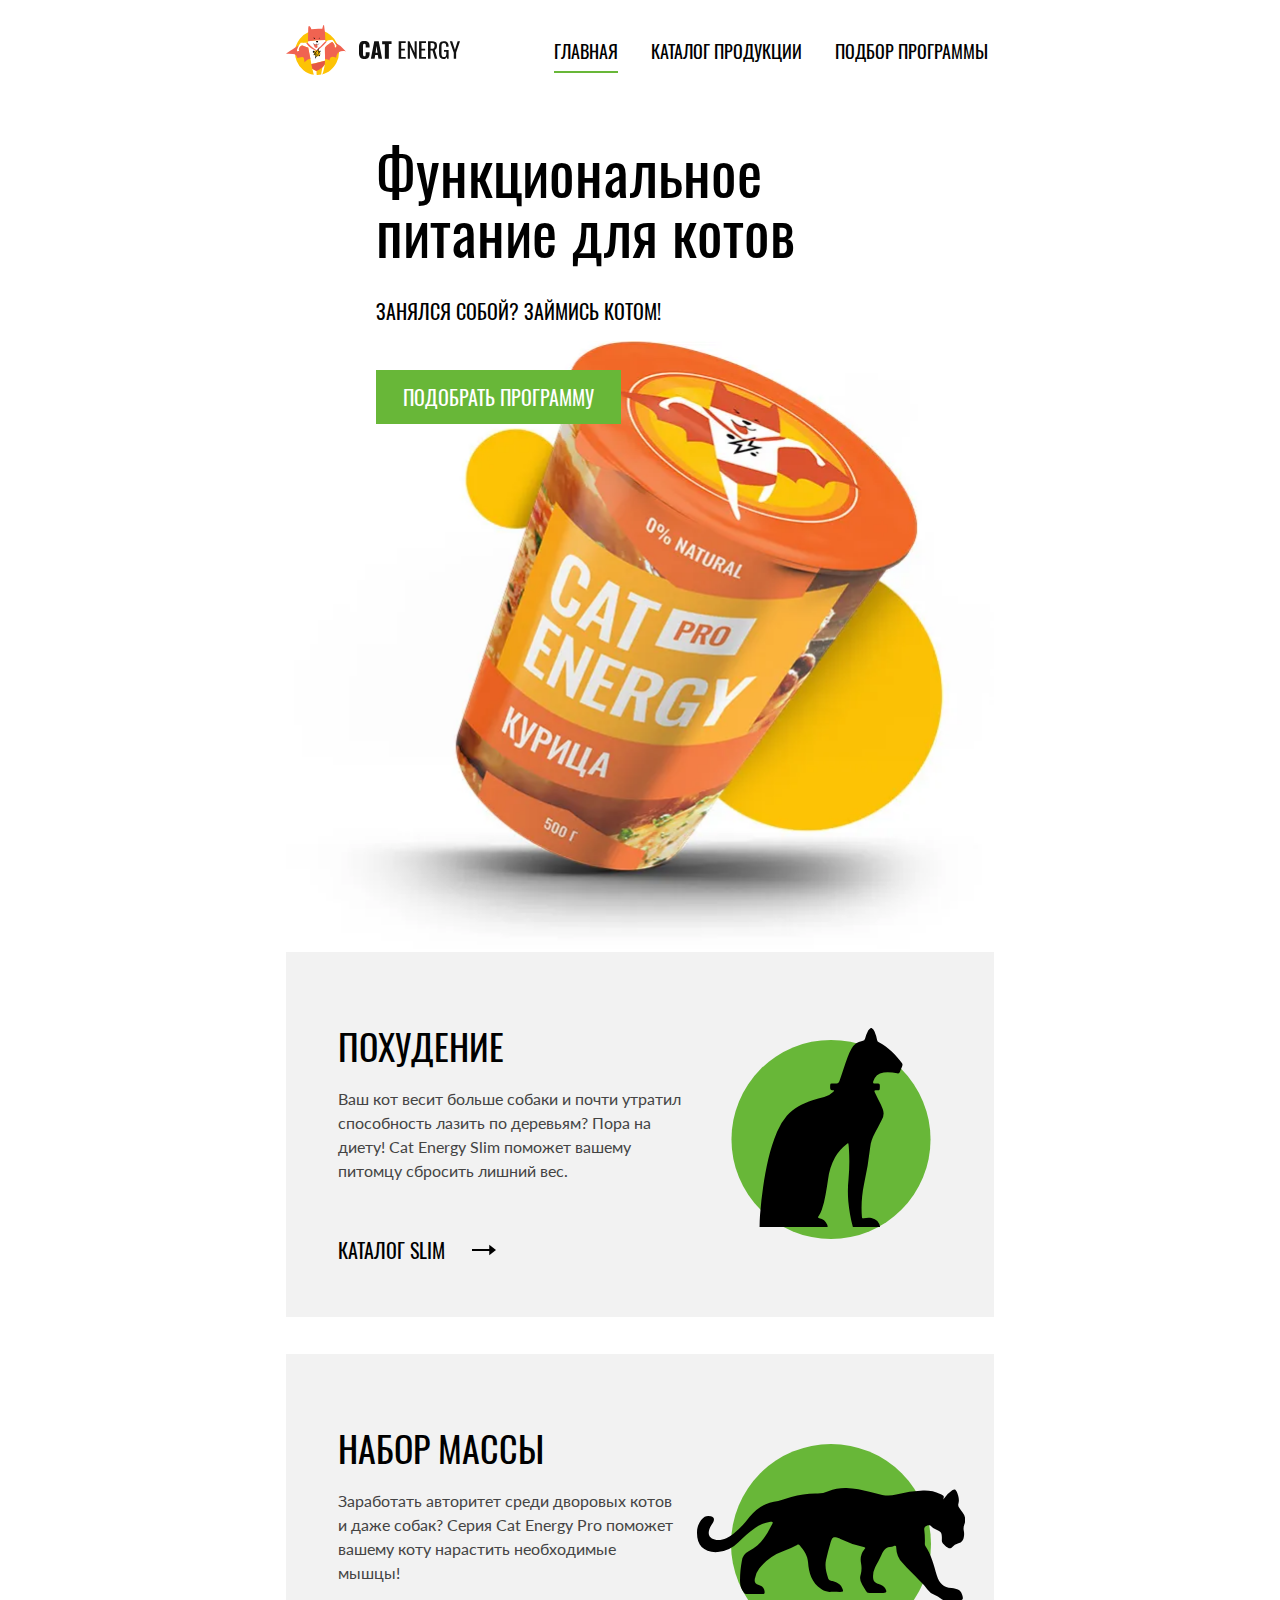
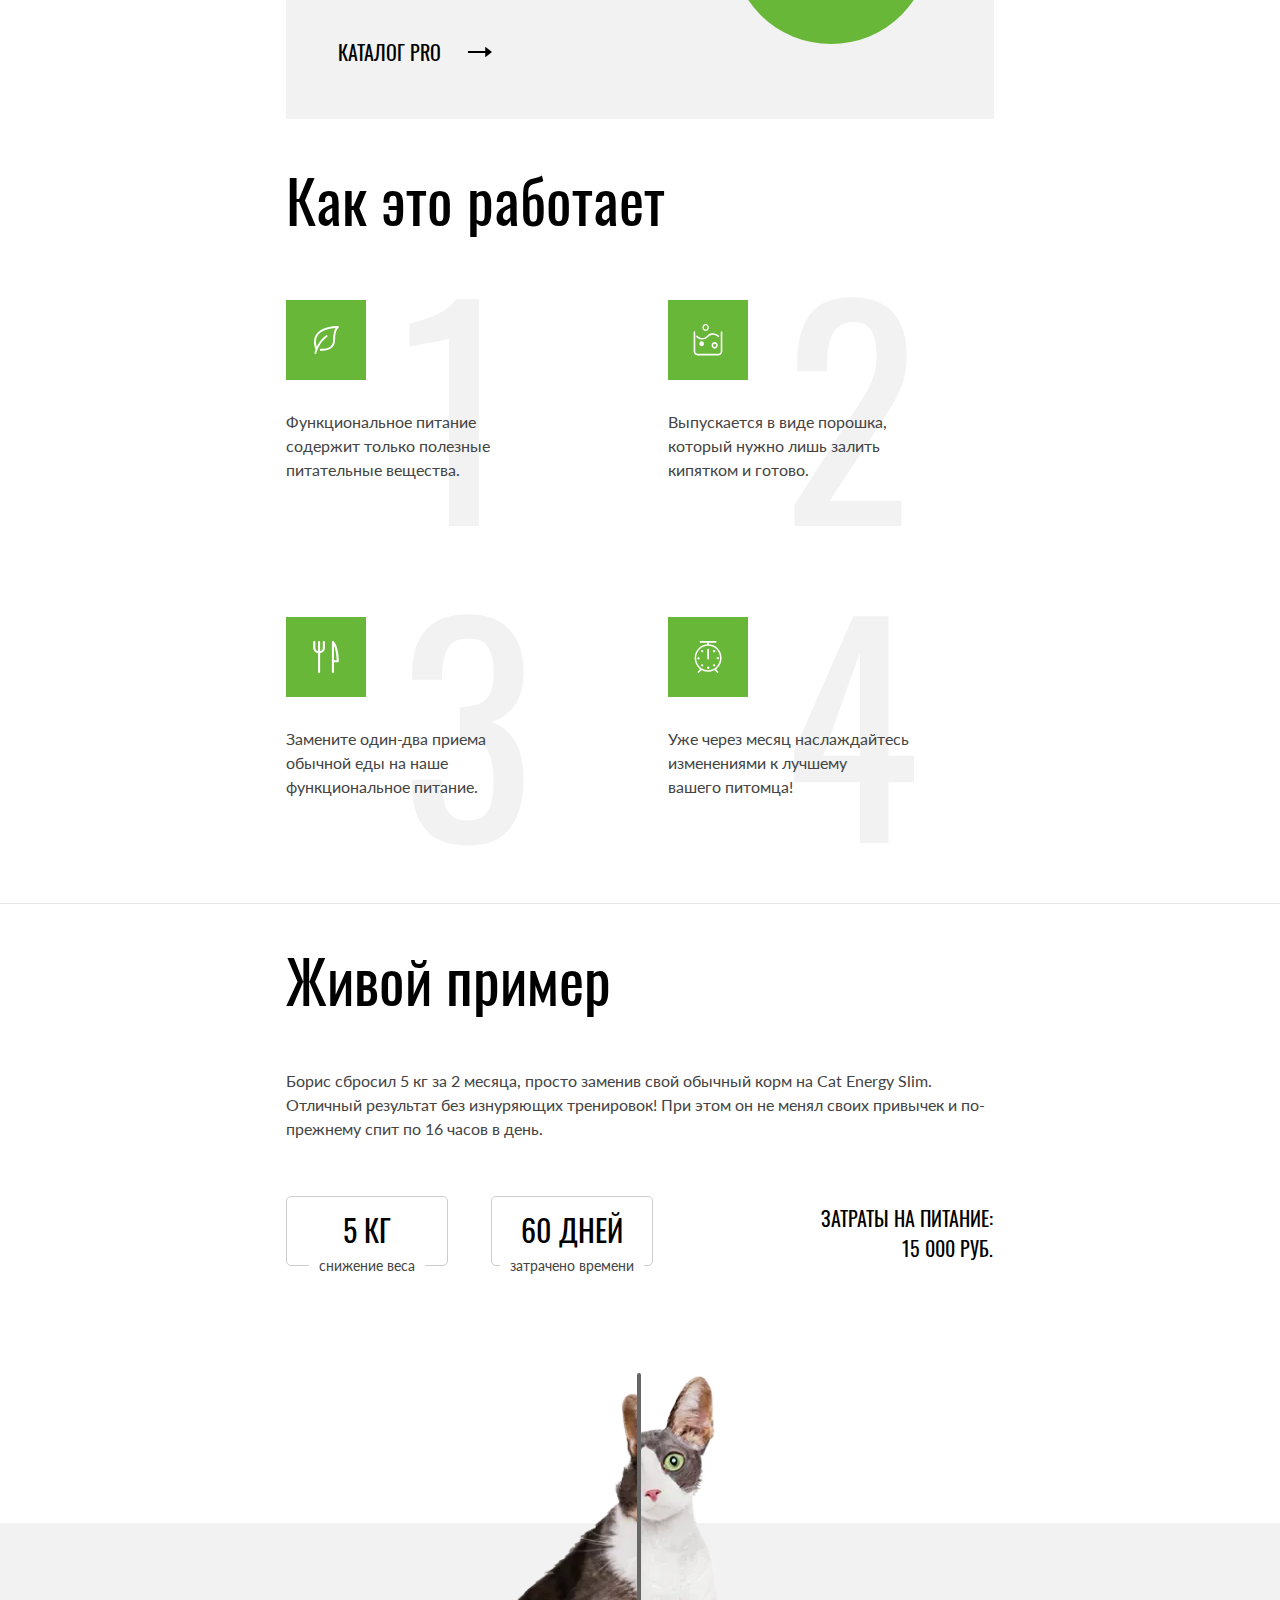
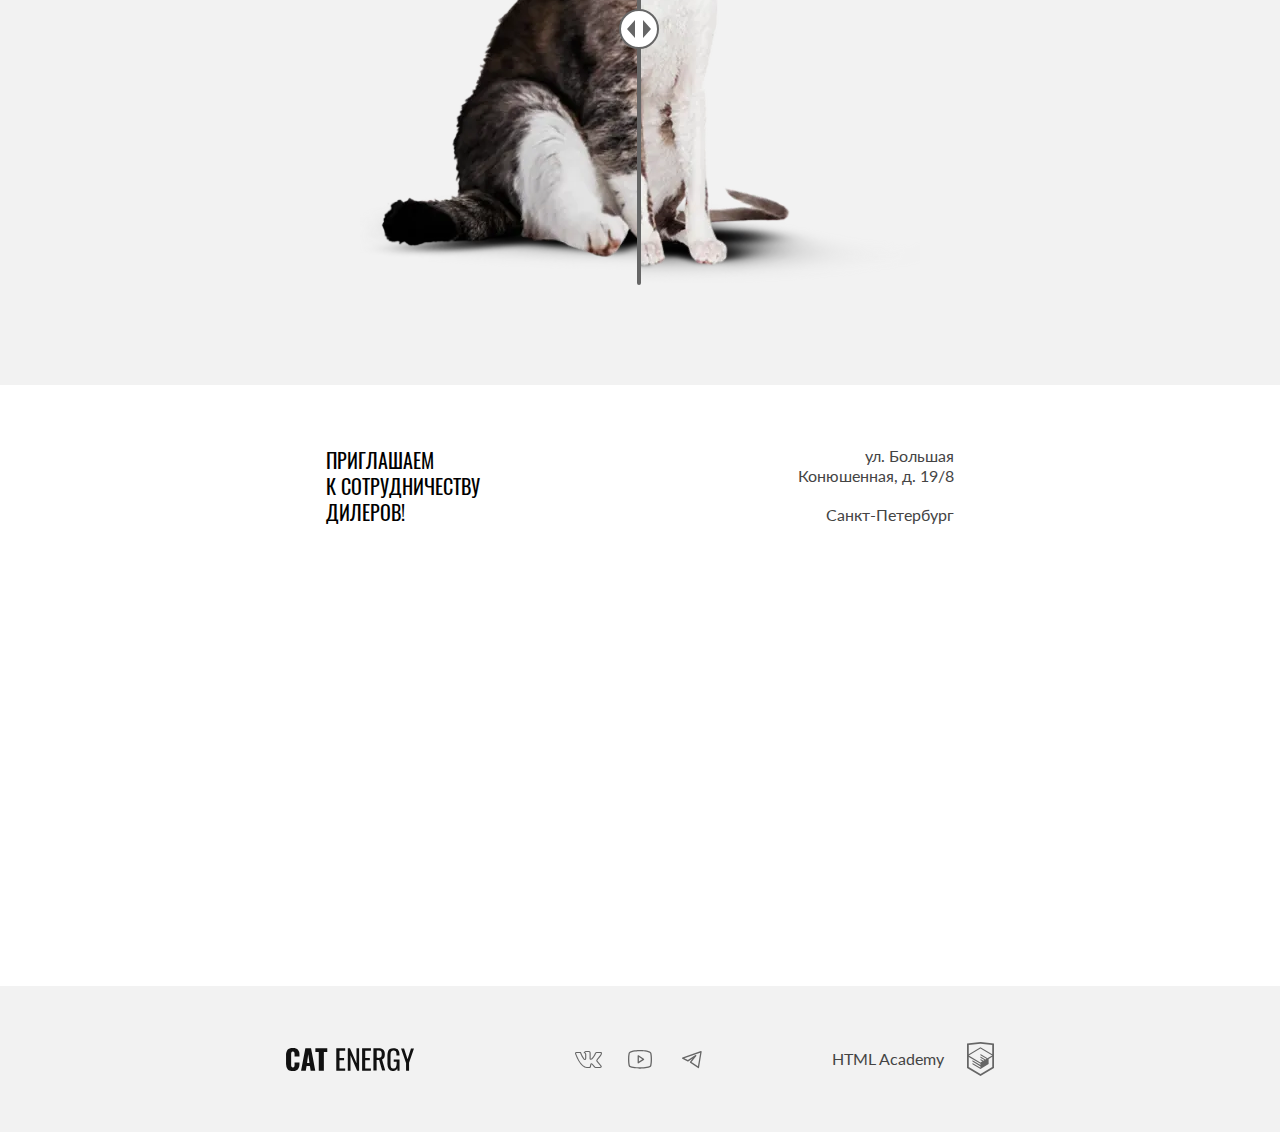
<file: index.html>
<!DOCTYPE html><html class="page" lang="ru"><head><meta charset="UTF-8"><title>Кэт энерджи</title><meta name="viewport" content="width=device-width,initial-scale=1"><link rel="icon" href="favicon.ico"><link rel="icon" href="favicons/favicon.svg" type="image/svg+xml"><link rel="apple-touch-icon" href="favicons/favicon-apple.png"><link rel="manifest" href="manifest.webmanifest"><link rel="stylesheet" href="styles/styles.css"><link rel="preload" href="../fonts/lato/Lato-Regular.woff2" type="font/woff2" as="font" crossorigin="anonymous"><link rel="preload" href="../fonts/oswald/oswaldregular.woff2" type="font/woff2" as="font" crossorigin="anonymous"><script src="scripts/index.js" defer="defer"></script></head><body class="page__body"><header class="header"><div class="header__container"><div class="header__logo-container"><a class="header__logo logo" href="./index.html"><picture><source type="image/svg+xml" media="(min-width: 1440px)" srcset="images/logo-desktop.svg" width="70" height="59"><source type="image/svg+xml" media="(min-width: 768px)" srcset="images/logo-tablet.svg" width="60" height="50"><img class="logo__image logo__image--icon" src="images/logo-mobile.svg" alt="Логотип Cat Energy" width="33" height="38"></picture><img class="header__logo-title logo__image logo__image--title" src="images/logo-text.svg" alt="Cat Energy" width="101" height="18"> </a><button class="header__toggle button-burger button-burger--close-nojs" type="button"><span class="visually-hidden">Открыть меню</span></button></div><nav class="nav nav--open-nojs"><ul class="nav__list list"><li class="list__item"><a class="list__link list__link--current" href="./index.html">Главная</a></li><li class="list__item"><a class="list__link" href="./catalog.html">Каталог продукции</a></li><li class="list__item"><a class="list__link" href="/">Подбор программы</a></li></ul></nav></div><div class="header__hero hero"><h1 class="hero__heading">Функциональное питание для котов</h1><p class="hero__text">Занялся собой? Займись котом!</p></div><picture><source type="image/webp" media="(min-width: 1440px)" srcset="images/hero-desktop@1x.webp, images/hero-desktop@2x.webp 2x" width="552" height="499"><source type="image/webp" media="(min-width: 768px)" srcset="images/hero-tablet@1x.webp, images/hero-tablet@2x.webp 2x" width="709" height="609"><source type="image/webp" srcset="images/hero-mobile@1x.webp, images/hero-mobile@2x.webp 2x" width="280" height="270"><source type="image/png" media="(min-width: 1440px)" srcset="images/hero-desktop@1x.png, images/hero-desktop@2x.png 2x" width="552" height="499"><source type="image/png" media="(min-width: 768px)" srcset="images/hero-tablet@1x.png, images/hero-tablet@2x.png 2x" width="709" height="609"><img class="header__hero-image" src="images/hero-mobile@1x.png" srcset="images/hero-mobile@2x.png 2x" width="280" height="270" alt="Cat energy с курицей"></picture><a class="header__hero-button button" href="/">Подобрать программу</a></header><main class="main-container"><section class="advantages"><div class="container"><ul class="advantages__list"><li class="advantages__item advantages__item--slim"><h3 class="advantages__item-heading">Похудение</h3><p class="advantages__text">Ваш кот весит больше собаки и почти утратил способность лазить по деревьям? Пора на диету! Cat Energy Slim поможет вашему питомцу сбросить лишний вес.</p><a class="advantages__link" href="/">Каталог slim</a></li><li class="advantages__item advantages__item--pro"><h3 class="advantages__item-heading">Набор массы</h3><p class="advantages__text">Заработать авторитет среди дворовых котов и даже собак? Серия Cat Energy Pro поможет вашему коту нарастить необходимые мышцы!</p><a class="advantages__link" href="/">Каталог pro</a></li></ul></div></section><section class="work"><div class="container"><h2 class="work__heading heading-section">Как это работает</h2><ol class="work__list"><li class="work__item work__item--card-one"><p class="work__text">Функциональное питание содержит только полезные питательные вещества.</p></li><li class="work__item work__item--card-two"><p class="work__text">Выпускается в виде порошка, который нужно лишь залить кипятком и готово.</p></li><li class="work__item work__item--card-three"><p class="work__text">Замените один-два приема обычной еды на наше функциональное питание.</p></li><li class="work__item work__item--card-four"><p class="work__text">Уже через месяц наслаждайтесь изменениями к лучшему <span class="work__text-br">вашего питомца!</span></p></li></ol></div></section><section class="example"><div class="example__container container"><h2 class="example__heading heading-section">Живой пример</h2><p class="example__description">Борис сбросил 5 кг за 2 месяца, просто заменив свой обычный корм на Cat Energy Slim. Отличный результат без изнуряющих тренировок! При этом он не менял своих привычек и по-прежнему спит по 16 часов в день.</p><dl class="example__list"><div class="example__item"><dt class="example__value">5 кг</dt><dd class="example__params">снижение веса</dd></div><div class="example__item"><dt class="example__value">60 дней</dt><dd class="example__params">затрачено времени</dd></div><div class="example__item example__item--total"><dt class="example__value example__value--total">Затраты на питание:</dt><dd class="example__params example__params--total">15 000 руб.</dd></div></dl><div class="example__slider"><picture><source type="image/webp" media="(min-width: 768px)" srcset="images/cat-before-tablet@1x.webp, images/cat-before-tablet@2x.webp 2x" width="560" height="512"><source type="image/webp" srcset="images/cat-before-mobile@1x.webp, images/cat-before-mobile@2x.webp 2x" width="280" height="256"><source type="image/png" media="(min-width: 768px)" srcset="images/cat-before-tablet@1x.png, images/cat-before-tablet@2x.png 2x" width="560" height="512"><img class="example__slider-image example__slider-image--fat-cat" src="images/cat-before-mobile@1x.png" srcset="images/cat-before-mobile@2x.png 2x" width="280" height="256" alt="Толстый кот"></picture><picture><source type="image/webp" media="(min-width: 768px)" srcset="images/cat-after-tablet@1x.webp, images/cat-after-tablet@2x.webp 2x" width="560" height="512"><source type="image/webp" srcset="images/cat-after-mobile@1x.webp, images/cat-after-mobile@2x.webp 2x" width="280" height="256"><source type="image/png" media="(min-width: 768px)" srcset="images/cat-after-tablet@1x.png, images/cat-after-tablet@2x.png 2x" width="560" height="512"><img class="example__slider-image example__slider-image--thin-cat" src="images/cat-after-mobile@1x.png" srcset="images/cat-after-mobile@2x.png 2x" width="280" height="256" alt="Худой кот"></picture><button class="example__slider-control-button" type="button"><span class="visually-hidden">Переключить вид кота</span></button></div></div></section><section class="contacts"><div class="contacts__container-address"><div class="contacts__container-heading"><h3 class="contacts__heading">Приглашаем<br>к сотрудничеству<br>дилеров!</h3></div><div class="contacts__container-street"><address class="contacts__address"><span class="contacts__address-street">ул. Большая Конюшенная, д. 19/8</span> Санкт-Петербург</address></div></div><div class="contacts-map"><script async src="https://api-maps.yandex.ru/services/constructor/1.0/js/?um=constructor%3Aa70b588485700b86dbeb0b23fb0b46061e5efc784e68ea2d456d7e1fca6dc536&amp;width=100%25&amp;height=100%25&amp;lang=ru_RU&amp;scroll=true"></script><noscript><picture><source type="image/webp" media="(min-width: 1440px)" srcset="images/map-desktop@1x.webp, images/map-desktop@2x.webp 2x" width="1440" height="400"><source type="image/webp" media="(min-width: 768px)" srcset="images/map-tablet@1x.webp, images/map-tablet@2x.webp 2x" width="768" height="400"><source type="image/webp" srcset="images/map-mobile@1x.webp, images/map-mobile@2x.webp 2x" width="320" height="362"><source type="image/jpg" media="(min-width: 1440px)" srcset="images/map-desktop@1x.jpg, images/map-desktop@2x.jpg 2x" width="1440" height="400"><source type="image/jpg" media="(min-width: 768px)" srcset="images/map-tablet@1x.jpg, images/map-tablet@2x.jpg 2x" width="768" height="400"><img class="contacts-map__image" src="images/map-mobile@1x.jpg" srcset="images/map-mobile@2x.jpg 2x" width="320" height="362" alt="Карта с нашим адресом"></picture></noscript></div></section></main><footer class="footer"><div class="footer__container container"><a class="footer__logo logo-title" href="/"><img class="logo-title__image" src="images/logo-text.svg" alt="Cat Energy" width="128" height="24"></a><div class="footer__social-network social-network"><h2 class="visually-hidden">Социальные сети</h2><ul class="social-network__list"><li class="social-network__item"><a class="social-network__link social-network__link--vk" href="/"><span class="visually-hidden">vk</span></a></li><li class="social-network__item"><a class="social-network__link social-network__link--youtube" href="/"><span class="visually-hidden">youtube</span></a></li><li class="social-network__item"><a class="social-network__link social-network__link--telegram" href="/"><span class="visually-hidden">telegram</span></a></li></ul></div><div class="copyright"><a class="copyright__link" href="https://htmlacademy.ru/intensive/adaptive"><span class="copyright__name">HTML Academy</span></a></div></div></footer></body></html>
</file>
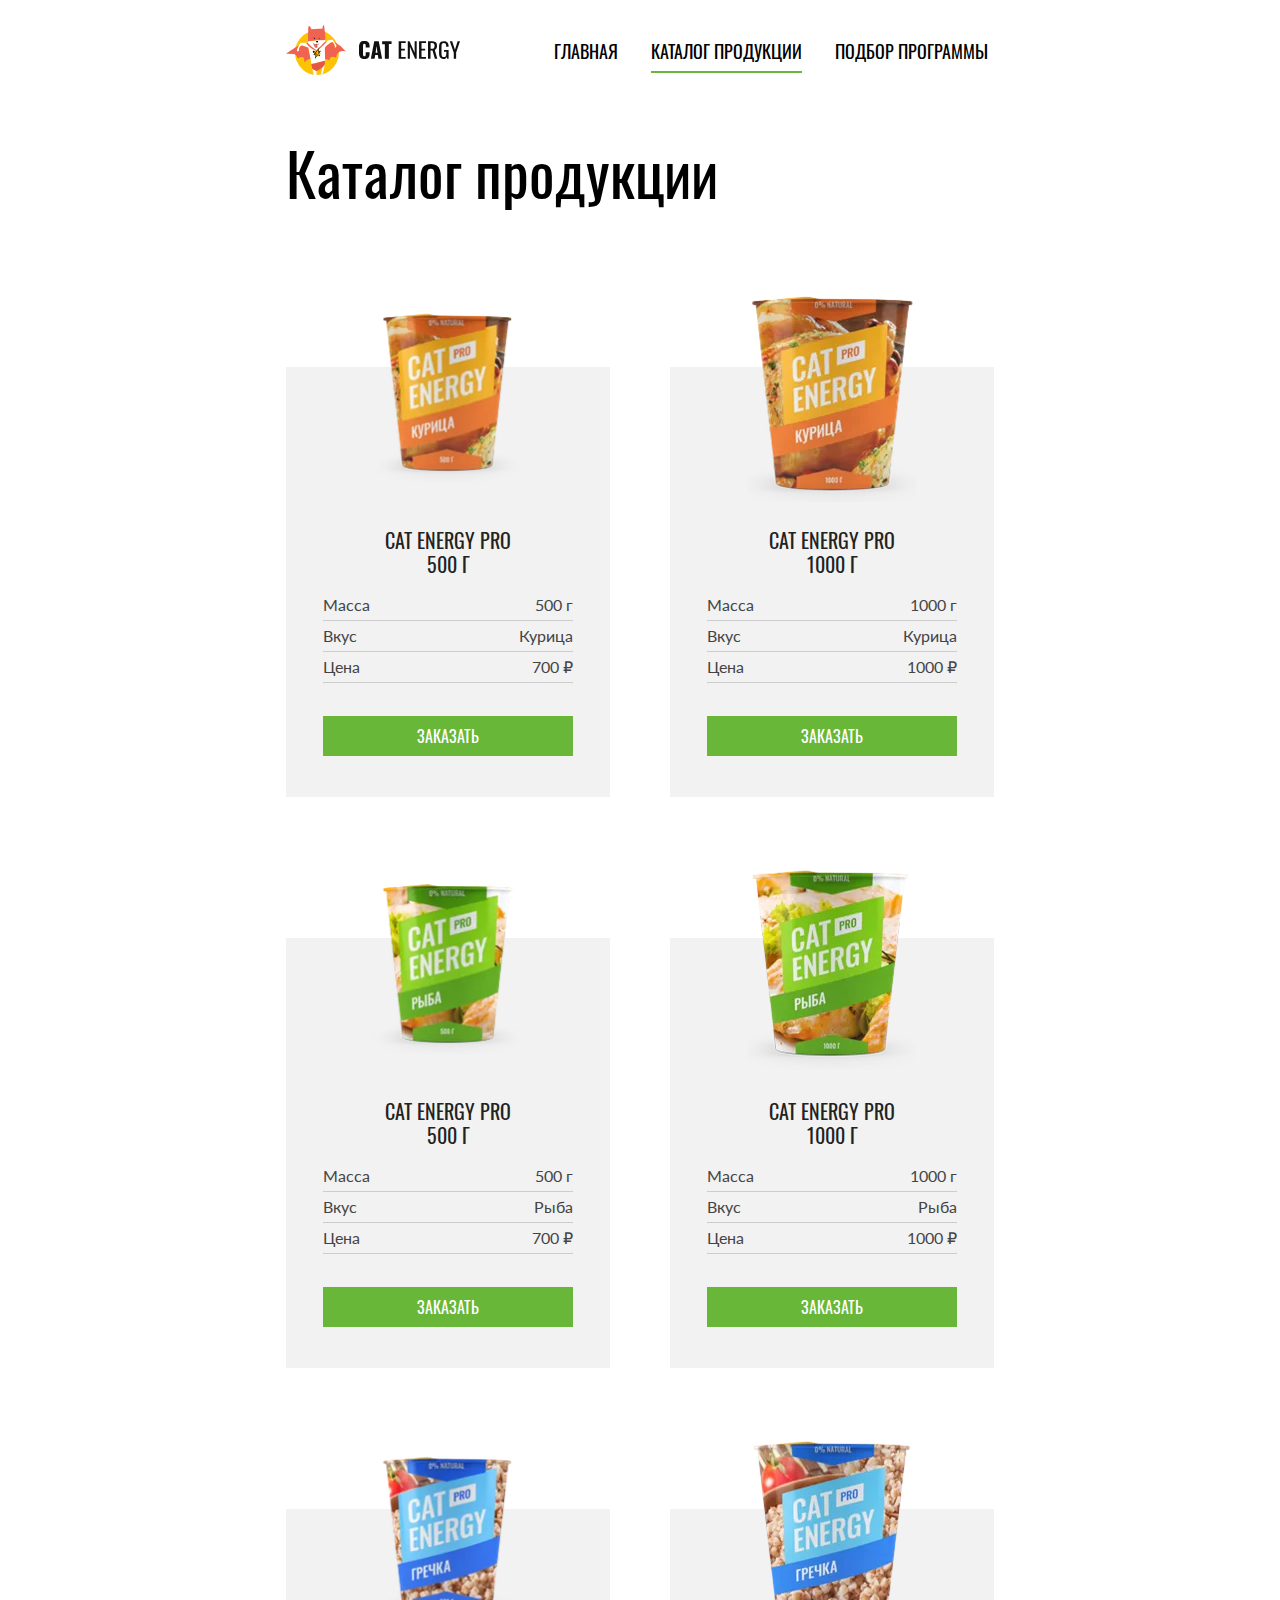
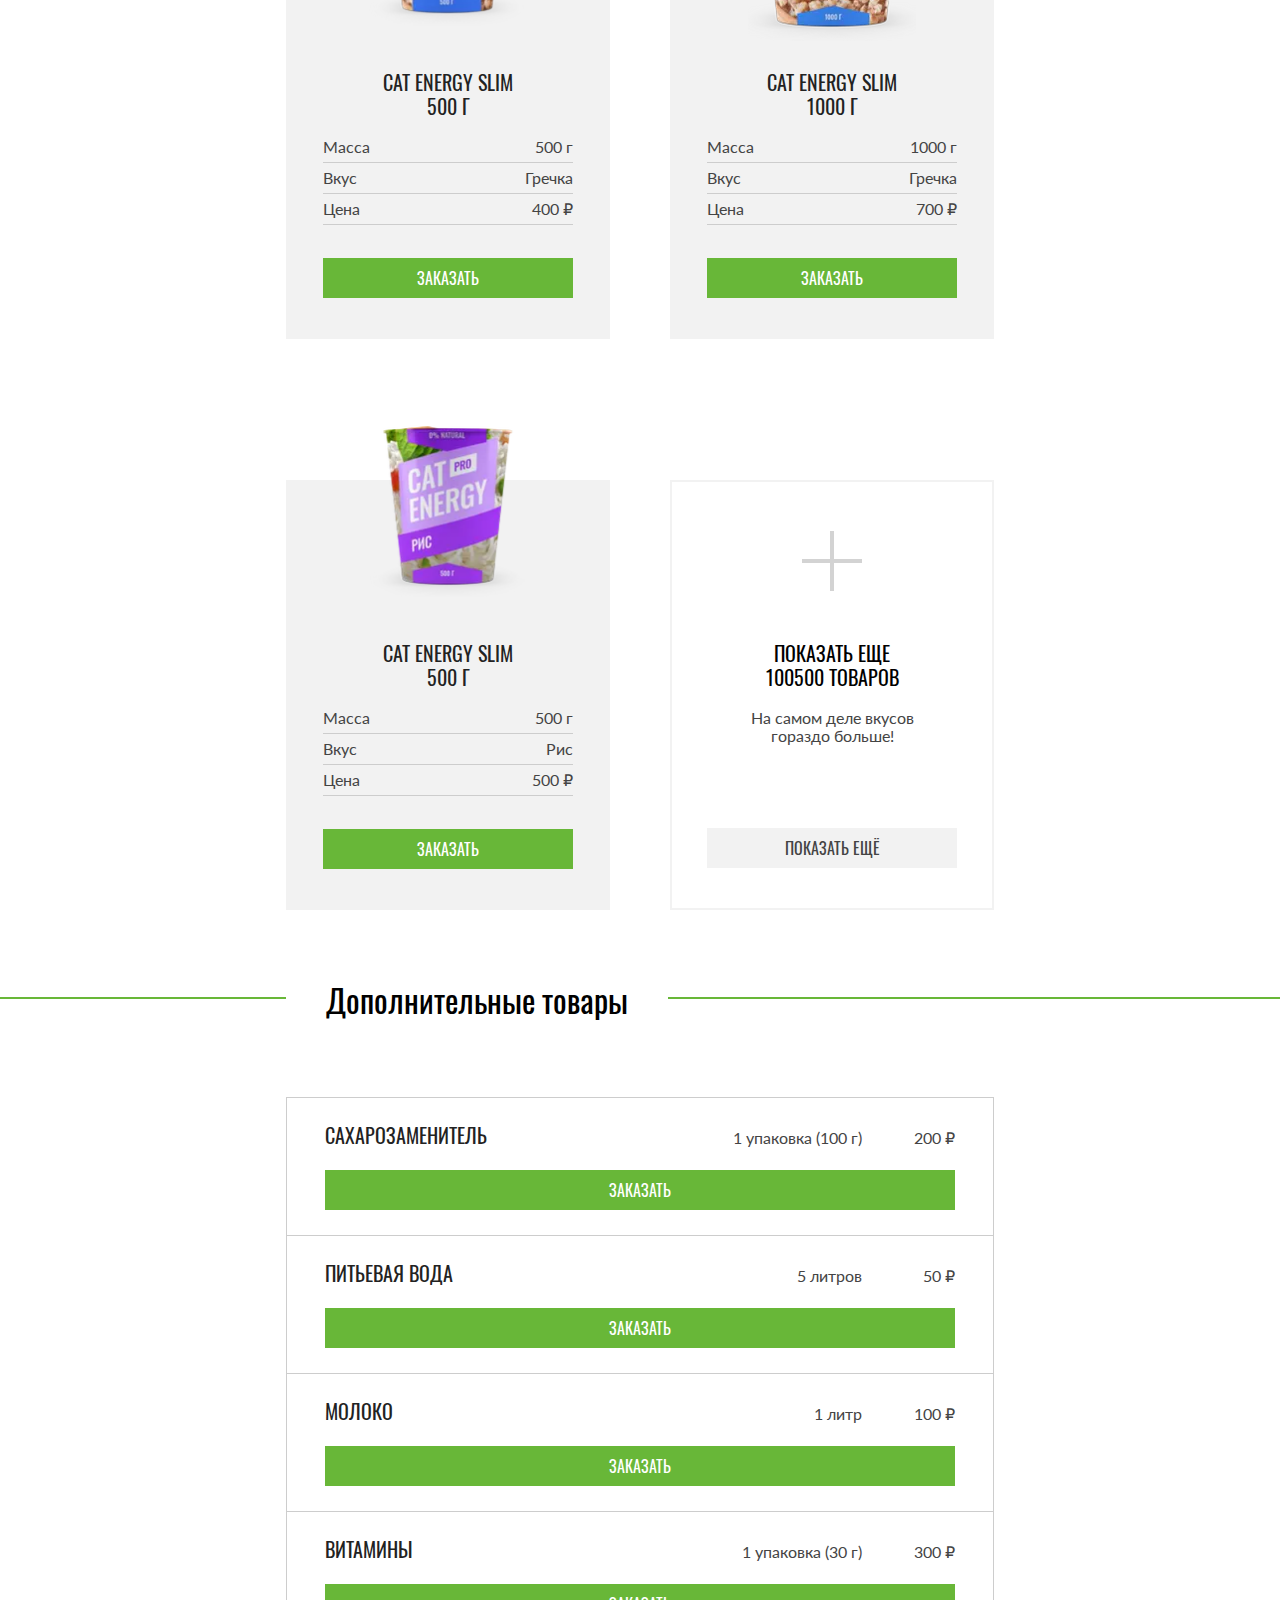
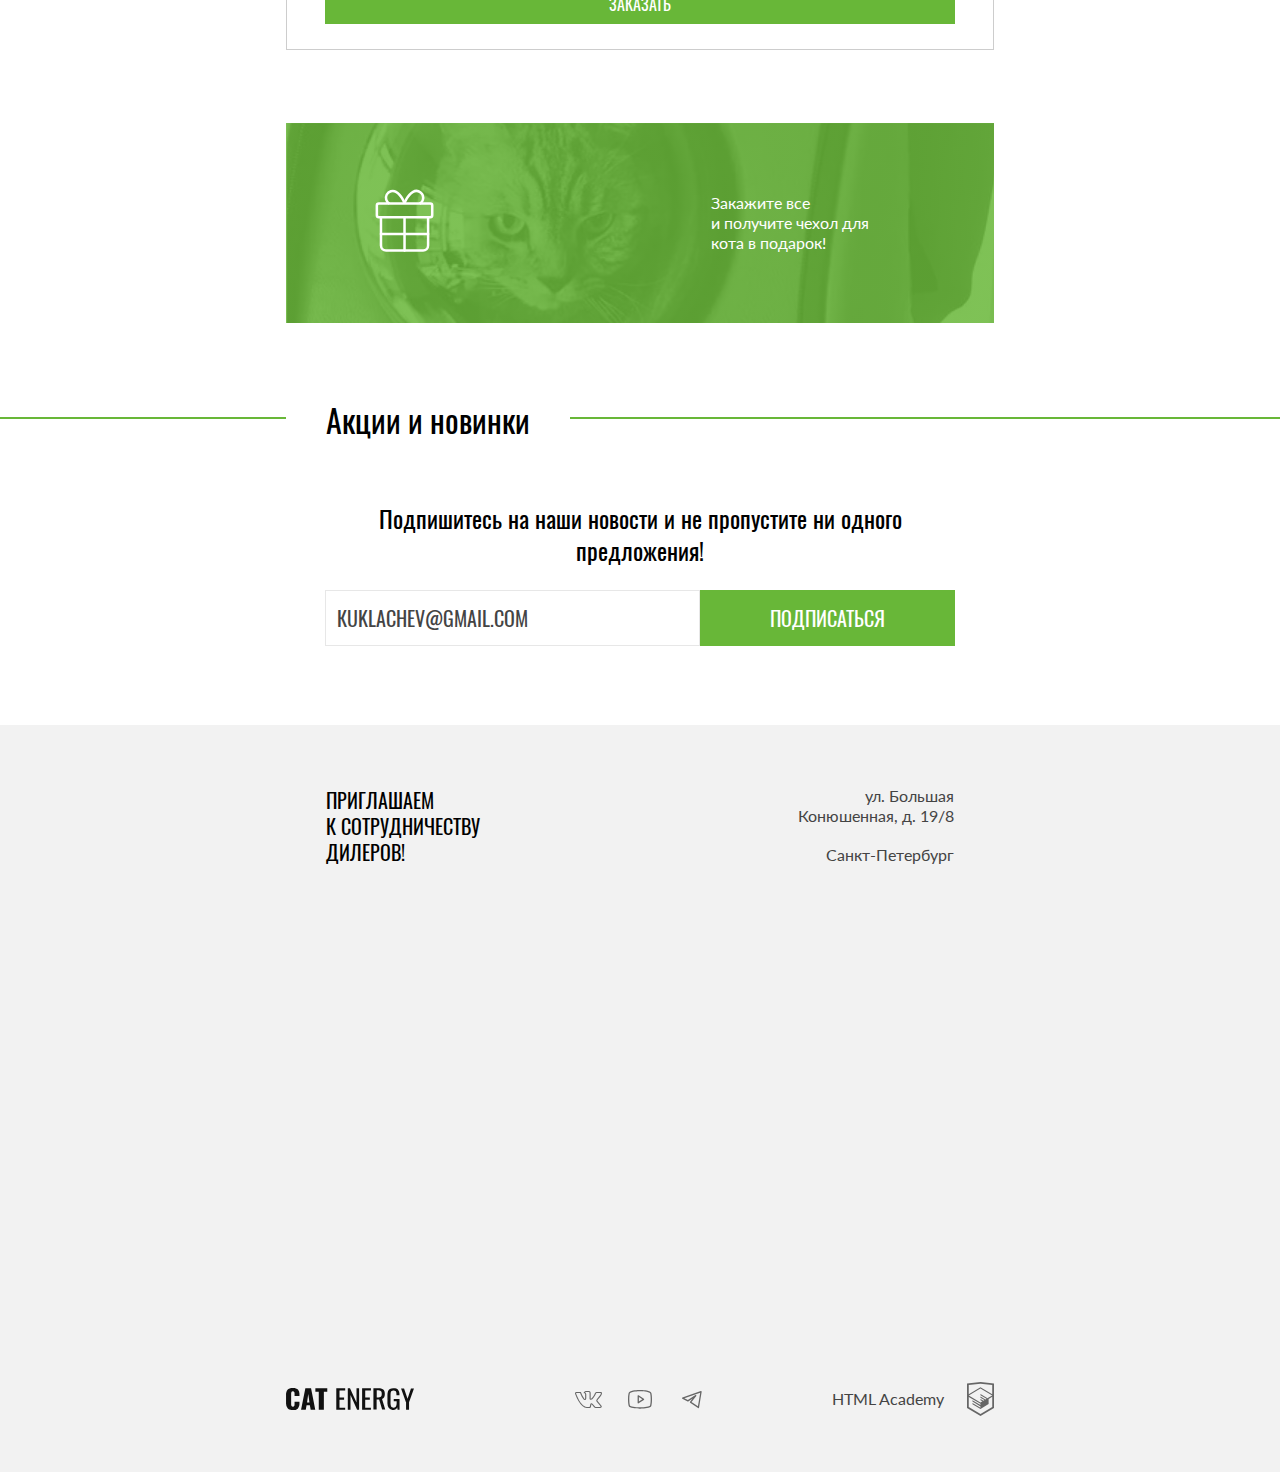
<file: catalog.html>
<!DOCTYPE html><html class="page" lang="ru"><head><meta charset="UTF-8"><title>Кэт энерджи</title><meta name="viewport" content="width=device-width,initial-scale=1"><link rel="icon" href="favicon.ico"><link rel="icon" href="favicons/favicon.svg" type="image/svg+xml"><link rel="apple-touch-icon" href="favicons/favicon-apple.png"><link rel="manifest" href="manifest.webmanifest"><link rel="stylesheet" href="styles/styles.css"><link rel="preload" href="../fonts/lato/Lato-Regular.woff2" type="font/woff2" as="font" crossorigin="anonymous"><link rel="preload" href="../fonts/oswald/oswaldregular.woff2" type="font/woff2" as="font" crossorigin="anonymous"><script src="scripts/index.js" defer="defer"></script></head><body class="page__body"><header class="header page__catalog"><div class="header__container"><div class="header__logo-container"><a class="header__logo logo" href="./index.html"><picture><source type="image/svg+xml" media="(min-width: 1440px)" srcset="images/logo-desktop.svg" width="70" height="59"><source type="image/svg+xml" media="(min-width: 768px)" srcset="images/logo-tablet.svg" width="60" height="50"><img class="logo__image logo__image--icon" src="images/logo-mobile.svg" alt="Логотип" width="33" height="38"></picture><img class="header__logo-title logo__image logo__image--title" src="images/logo-text.svg" alt="Cat Energy" width="101" height="18"> </a><button class="header__toggle button-burger button-burger--close-nojs" type="button"><span class="visually-hidden">Открыть меню</span></button></div><nav class="nav nav--open-nojs"><ul class="nav__list list"><li class="list__item"><a class="list__link list__link-catalog" href="./index.html">Главная</a></li><li class="list__item"><a class="list__link list__link-catalog list__link--current list__link--current-catalog" href="./catalog.html">Каталог продукции</a></li><li class="list__item"><a class="list__link list__link-catalog" href="/">Подбор программы</a></li></ul></nav></div></header><main class="main-container"><section class="products"><h1 class="products__heading container">Каталог продукции</h1><ul class="products__list"><li class="products-card"><div class="products-card__container"><a class="products-card__link" href="#" tabindex="-1"><picture><source type="image/webp" media="(min-width: 768px)" srcset="images/catalog-1-tablet@1x.webp, images/catalog-1-tablet@2x.webp 2x" width="161" height="172"><source type="image/webp" srcset="images/catalog-1-mobile@1x.webp, images/catalog-1-mobile@2x.webp 2x" width="68" height="86"><source type="image/png" media="(min-width: 768px)" srcset="images/catalog-1-tablet@1x.png, images/catalog-1-tablet@2x.png 2x" width="161" height="172"><img class="products-card__image" src="images/catalog-1-mobile@1x.png" srcset="images/catalog-1-mobile@2x.png 2x" width="68" height="86" alt="Cat energy pro with chicken 500 г."></picture></a><a class="products-card__heading-link" href="#"><h3 class="products-card__heading">Cat Energy PRO 500 г</h3></a><dl class="products-card__param"><div class="products-card__param-container"><dt class="products-card__name">Масса</dt><dd class="products-card__value">500 г</dd></div><div class="products-card__param-container"><dt class="products-card__name">Вкус</dt><dd class="products-card__value">Курица</dd></div><div class="products-card__param-container"><dt class="products-card__name">Цена</dt><dd class="products-card__value">700 ₽</dd></div></dl><a class="products-card__button button" href="/">Заказать</a></div></li><li class="products-card"><div class="products-card__container"><a class="products-card__link" href="#" tabindex="-1"><picture><source type="image/webp" media="(min-width: 1440px)" srcset="images/catalog-2-desktop@1x.webp, images/catalog-2-desktop@2x.webp 2x" width="172" height="196"><source type="image/webp" media="(min-width: 768px)" srcset="images/catalog-2-tablet@1x.webp, images/catalog-2-tablet@2x.webp 2x" width="168" height="206"><source type="image/webp" srcset="images/catalog-2-mobile@1x.webp, images/catalog-2-mobile@2x.webp 2x" width="86" height="100"><source type="image/png" media="(min-width: 1440px)" srcset="images/catalog-2-desktop@1x.png, images/catalog-2-desktop@2x.png 2x" width="172" height="196"><source type="image/png" media="(min-width: 768px)" srcset="images/catalog-2-tablet@1x.png, images/catalog-2-tablet@2x.png 2x" width="168" height="206"><img class="products-card__image" src="images/catalog-2-mobile@1x.png" srcset="images/catalog-2-mobile@2x.png 2x" width="84" height="100" alt="Cat energy pro with chicken 1000 г"></picture></a><a class="products-card__heading-link" href="#"><h3 class="products-card__heading">Cat Energy PRO 1000 г</h3></a><dl class="products-card__param"><div class="products-card__param-container"><dt class="products-card__name">Масса</dt><dd class="products-card__value">1000 г</dd></div><div class="products-card__param-container"><dt class="products-card__name">Вкус</dt><dd class="products-card__value">Курица</dd></div><div class="products-card__param-container"><dt class="products-card__name">Цена</dt><dd class="products-card__value">1000 ₽</dd></div></dl><a class="products-card__button button" href="/">Заказать</a></div></li><li class="products-card"><div class="products-card__container"><a class="products-card__link" href="#" tabindex="-1"><picture><source type="image/webp" media="(min-width: 768px)" srcset="images/catalog-3-tablet@1x.webp, images/catalog-3-tablet@2x.webp 2x" width="163" height="174"><source type="image/webp" srcset="images/catalog-3-mobile@1x.png, images/catalog-3-mobile@2x.png 2x" width="68" height="78"><source type="image/png" media="(min-width: 768px)" srcset="images/catalog-3-tablet@1x.png, images/catalog-3-tablet@2x.png 2x" width="163" height="174"><img class="products-card__image" src="images/catalog-3-mobile@1x.png" srcset="images/catalog-3-mobile@2x.png 2x" width="68" height="78" alt="Cat energy pro with fish 500 г."></picture></a><a class="products-card__heading-link" href="#"><h3 class="products-card__heading">Cat Energy PRO 500 г</h3></a><dl class="products-card__param"><div class="products-card__param-container"><dt class="products-card__name">Масса</dt><dd class="products-card__value">500 г</dd></div><div class="products-card__param-container"><dt class="products-card__name">Вкус</dt><dd class="products-card__value">Рыба</dd></div><div class="products-card__param-container"><dt class="products-card__name">Цена</dt><dd class="products-card__value">700 ₽</dd></div></dl><a class="products-card__button button" href="/">Заказать</a></div></li><li class="products-card"><div class="products-card__container"><a class="products-card__link" href="#" tabindex="-1"><picture><source type="image/webp" media="(min-width: 1440px)" srcset="images/catalog-4-desktop@1x.webp, images/catalog-4-desktop@2x.webp 2x" width="172" height="196"><source type="image/webp" media="(min-width: 768px)" srcset="images/catalog-4-tablet@1x.webp, images/catalog-4-tablet@2x.webp 2x" width="168" height="200"><source type="image/webp" srcset="images/catalog-4-mobile@1x.webp, images/catalog-4-mobile@2x.webp 2x" width="84" height="100"><source type="image/png" media="(min-width: 1440px)" srcset="images/catalog-4-desktop@1x.png, images/catalog-4-desktop@2x.png 2x" width="172" height="196"><source type="image/png" media="(min-width: 768px)" srcset="images/catalog-4-tablet@1x.png, images/catalog-4-tablet@2x.png 2x" width="168" height="200"><img class="products-card__image" src="images/catalog-4-mobile@1x.png" srcset="images/catalog-4-mobile@2x.png 2x" width="84" height="100" alt="Cat energy pro with fish 1000 г."></picture></a><a class="products-card__heading-link" href="#"><h3 class="products-card__heading">Cat Energy PRO 1000 г</h3></a><dl class="products-card__param"><div class="products-card__param-container"><dt class="products-card__name">Масса</dt><dd class="products-card__value">1000 г</dd></div><div class="products-card__param-container"><dt class="products-card__name">Вкус</dt><dd class="products-card__value">Рыба</dd></div><div class="products-card__param-container"><dt class="products-card__name">Цена</dt><dd class="products-card__value">1000 ₽</dd></div></dl><a class="products-card__button button" href="/">Заказать</a></div></li><li class="products-card"><div class="products-card__container"><a class="products-card__link" href="#" tabindex="-1"><picture><source type="image/webp" media="(min-width: 768px)" srcset="images/catalog-5-tablet@1x.webp, images/catalog-5-tablet@2x.webp 2x" width="161" height="171"><source type="image/webp" media="(min-width: 768px)" srcset="images/catalog-5-mobile@1x.webp, images/catalog-5-mobile@2x.webp 2x" width="161" height="171"><source type="image/png" media="(min-width: 768px)" srcset="images/catalog-5-tablet@1x.png, images/catalog-5-tablet@2x.png 2x" width="161" height="171"><img class="products-card__image" src="images/catalog-5-mobile@1x.png" srcset="images/catalog-5-mobile@2x.png 2x" width="68" height="78" alt="Cat energy slim with buckwheat 500 г."></picture></a><a class="products-card__heading-link" href="#"><h3 class="products-card__heading">Cat Energy SLIM 500 г</h3></a><dl class="products-card__param"><div class="products-card__param-container"><dt class="products-card__name">Масса</dt><dd class="products-card__value">500 г</dd></div><div class="products-card__param-container"><dt class="products-card__name">Вкус</dt><dd class="products-card__value">Гречка</dd></div><div class="products-card__param-container"><dt class="products-card__name">Цена</dt><dd class="products-card__value">400 ₽</dd></div></dl><a class="products-card__button button" href="/">Заказать</a></div></li><li class="products-card"><div class="products-card__container"><a class="products-card__link" href="#" tabindex="-1"><picture><source type="image/webp" media="(min-width: 1440px)" srcset="images/catalog-6-desktop@1x.webp, images/catalog-6-desktop@2x.webp 2x" width="172" height="196"><source type="image/webp" media="(min-width: 768px)" srcset="images/catalog-6-tablet@1x.webp, images/catalog-6-tablet@2x.webp 2x" width="168" height="200"><source type="image/webp" srcset="images/catalog-6-mobile@1x.webp, images/catalog-6-mobile@2x.webp 2x" width="84" height="100"><source type="image/png" media="(min-width: 1440px)" srcset="images/catalog-6-desktop@1x.png, images/catalog-6-desktop@2x.png 2x" width="172" height="196"><source type="image/png" media="(min-width: 768px)" srcset="images/catalog-6-tablet@1x.png, images/catalog-6-tablet@2x.png 2x" width="168" height="200"><img class="products-card__image" src="images/catalog-6-mobile@1x.png" srcset="images/catalog-6-mobile@2x.png 2x" width="84" height="100" alt="Cat energy slim with buckwheat 1000 г."></picture></a><a class="products-card__heading-link" href="#"><h3 class="products-card__heading">Cat Energy SLIM 1000 г</h3></a><dl class="products-card__param"><div class="products-card__param-container"><dt class="products-card__name">Масса</dt><dd class="products-card__value">1000 г</dd></div><div class="products-card__param-container"><dt class="products-card__name">Вкус</dt><dd class="products-card__value">Гречка</dd></div><div class="products-card__param-container"><dt class="products-card__name">Цена</dt><dd class="products-card__value">700 ₽</dd></div></dl><a class="products-card__button button" href="/">Заказать</a></div></li><li class="products-card"><div class="products-card__container"><a class="products-card__link" href="#" tabindex="-1"><picture><source type="image/webp" media="(min-width: 768px)" srcset="images/catalog-7-tablet@1x.webp, images/catalog-7-tablet@2x.webp 2x" width="163" height="174"><source type="image/webp" srcset="images/catalog-7-mobile@1x.webp, images/catalog-7-mobile@2x.webp 2x" width="72" height="84"><source type="image/png" media="(min-width: 768px)" srcset="images/catalog-7-tablet@1x.png, images/catalog-7-tablet@2x.png 2x" width="163" height="174"><img class="products-card__image" src="images/catalog-7-mobile@1x.png" srcset="images/catalog-7-mobile@2x.png 2x" width="72" height="84" alt="Cat energy slim with rice 500 г."></picture></a><a class="products-card__heading-link" href="#"><h3 class="products-card__heading">Cat Energy SLIM 500 г</h3></a><dl class="products-card__param"><div class="products-card__param-container"><dt class="products-card__name">Масса</dt><dd class="products-card__value">500 г</dd></div><div class="products-card__param-container"><dt class="products-card__name">Вкус</dt><dd class="products-card__value">Рис</dd></div><div class="products-card__param-container"><dt class="products-card__name">Цена</dt><dd class="products-card__value">500 ₽</dd></div></dl><a class="products-card__button button" href="/">Заказать</a></div></li><li class="products-card products-card-more"><div class="products-card__container products-card-more__container"><h3 class="products-card-more__heading">Показать еще 100500 товаров</h3><p class="products-card-more__description">На самом деле вкусов гораздо больше!</p><button class="products-card-more__button button" type="button">Показать ещё</button></div></li></ul></section><section class="additional-offer"><div class="additional-offer__container"><h2 class="additional-offer__heading catalog-heading">Дополнительные товары</h2></div><div class="additional-offer__content-container container"><ul class="additional-offer__list"><li class="additional-offer__item products-card"><div class="additional-offer__param-container"><h3 class="additional-offer__heading-card products-card__heading">Сахарозаменитель</h3><dl class="products-card__param param"><dt class="param__name">1 упаковка (100 г)</dt><dd class="param__value">200 ₽</dd></dl></div><a class="products-card__button button products-card__button--additional" href="/">Заказать</a></li><li class="additional-offer__item products-card"><div class="additional-offer__param-container"><h3 class="additional-offer__heading-card products-card__heading">Питьевая вода</h3><dl class="products-card__param param"><dt class="param__name">5 литров</dt><dd class="param__value">50 ₽</dd></dl></div><a class="products-card__button button products-card__button--additional" href="/">Заказать</a></li><li class="additional-offer__item products-card"><div class="additional-offer__param-container"><h3 class="additional-offer__heading-card products-card__heading">Молоко</h3><dl class="products-card__param param"><dt class="param__name">1 литр</dt><dd class="param__value">100 ₽</dd></dl></div><a class="products-card__button button products-card__button--additional" href="/">Заказать</a></li><li class="additional-offer__item products-card"><div class="additional-offer__param-container"><h3 class="additional-offer__heading-card products-card__heading">Витамины</h3><dl class="products-card__param param"><dt class="param__name">1 упаковка (30 г)</dt><dd class="param__value">300 ₽</dd></dl></div><a class="products-card__button button products-card__button--additional" href="/">Заказать</a></li></ul><div class="additional-offer__present present"><p class="present__description">Закажите все<br>и получите чехол для<br>кота в подарок!</p></div></div></section><section class="stocks"><div class="stocks__container-heading"><h2 class="stocks__heading catalog-heading">Акции и новинки</h2></div><div class="stocks__container container"><p class="stocks__description">Подпишитесь на наши новости и не пропустите ни одного предложения!</p><form class="stocks__form form-subscribe" action="https://echo.htmlacademy.ru" method="post"><label class="visually-hidden" for="subscribe-email">E-mail</label> <input class="form-subscribe__input" id="subscribe-email" type="email" name="subscribe-email" placeholder="кuklachev@gmail.com" required> <button class="form-subscribe__button button" type="submit">Подписаться</button></form></div></section><section class="contacts page__catalog-contacts"><div class="contacts__container-address"><div class="contacts__container-heading"><h3 class="contacts__heading">Приглашаем<br>к сотрудничеству<br>дилеров!</h3></div><div class="contacts__container-street"><address class="contacts__address"><span class="contacts__address-street">ул. Большая Конюшенная, д. 19/8</span> Санкт-Петербург</address></div></div><div class="contacts-map"><script async src="https://api-maps.yandex.ru/services/constructor/1.0/js/?um=constructor%3Aa70b588485700b86dbeb0b23fb0b46061e5efc784e68ea2d456d7e1fca6dc536&amp;width=100%25&amp;height=100%25&amp;lang=ru_RU&amp;scroll=true"></script><noscript><picture><source type="image/webp" media="(min-width: 1440px)" srcset="images/map-desktop@1x.webp, images/map-desktop@2x.webp 2x" width="1440" height="400"><source type="image/webp" media="(min-width: 768px)" srcset="images/map-tablet@1x.webp, images/map-tablet@2x.webp 2x" width="768" height="400"><source type="image/webp" srcset="images/map-mobile@1x.webp, images/map-mobile@2x.webp 2x" width="320" height="362"><source type="image/jpg" media="(min-width: 1440px)" srcset="images/map-desktop@1x.jpg, images/map-desktop@2x.jpg 2x" width="1440" height="400"><source type="image/jpg" media="(min-width: 768px)" srcset="images/map-tablet@1x.jpg, images/map-tablet@2x.jpg 2x" width="768" height="400"><img class="contacts-map__image" src="images/map-mobile@1x.jpg" srcset="images/map-mobile@2x.jpg 2x" width="320" height="362" alt="Карта с нашим адресом"></picture></noscript></div></section></main><footer class="footer"><div class="footer__container container"><a class="footer__logo logo-title" href="/"><img class="logo-title__image" src="images/logo-text.svg" alt="Cat Energy" width="128" height="24"></a><div class="footer__social-network social-network"><h2 class="visually-hidden">Социальные сети</h2><ul class="social-network__list"><li class="social-network__item"><a class="social-network__link social-network__link--vk" href="/"><span class="visually-hidden">vk</span></a></li><li class="social-network__item"><a class="social-network__link social-network__link--youtube" href="/"><span class="visually-hidden">youtube</span></a></li><li class="social-network__item"><a class="social-network__link social-network__link--telegram" href="/"><span class="visually-hidden">telegram</span></a></li></ul></div><div class="copyright"><a class="copyright__link" href="https://htmlacademy.ru/intensive/adaptive"><span class="copyright__name">HTML Academy</span></a></div></div></footer></body></html>
</file>
<file: styles/styles.css>
@font-face{font-family:Lato-Regular;font-weight:400;font-style:normal;font-display:swap;src:url(../fonts/lato/Lato-Regular.woff2)format("woff2")}@font-face{font-family:Oswald;font-weight:400;font-style:normal;font-display:swap;src:url(../fonts/oswald/oswaldregular.woff2)format("woff2")}*,:before,:after{box-sizing:border-box}html{height:100%}body{color:#444;margin:0}a{text-decoration:none}img{object-fit:contain;max-width:100%;height:auto}.button{color:#fff;text-transform:uppercase;background-color:#68b738;border:none;font-family:Oswald,Arial,sans-serif;font-size:16px;font-weight:400;line-height:20px;text-decoration:none;transition:background-color .3s ease-in-out}.button:hover,.button:focus{background-color:#5eaa2f}.button:active{color:#ffffff4d}.products-card{border-top:1px solid #ebebeb;justify-content:center;width:100%;display:flex}.products-card:last-of-type{border-bottom:1px solid #eaeaea}@media (width>=768px){.products-card{width:unset;border-top:none}.products-card:last-of-type{border-bottom:0}}.products-card__container{grid-template-rows:repeat(3,auto);grid-template-columns:140px 140px;padding:24px 0 21px;display:grid}@media (width>=768px){.products-card__container{background:linear-gradient(#0000 81px,#f2f2f2 81px);grid-template-rows:minmax(100px,auto) 1fr auto;grid-template-columns:1fr;gap:12px;width:324px;padding:0 37px 41px}}@media (width>=1440px){.products-card__container{grid-template-rows:minmax(100px,auto) auto 1fr auto;gap:8px;width:245px;padding:0 37px 46px}}.products-card__heading-link{width:90px;margin-bottom:7px}.products-card__heading-link:hover,.products-card__heading-link:focus{opacity:.6}.products-card__heading-link:active{opacity:.3}@media (width>=768px){.products-card__heading-link{text-align:center;justify-self:center;width:150px;margin-bottom:2px}}@media (width>=1440px){.products-card__heading-link{margin-bottom:6px}}.products-card__heading{color:#222;text-transform:uppercase;margin:0;font-family:Oswald,Arial,sans-serif;font-size:16px;font-weight:400;line-height:20px}@media (width>=768px){.products-card__heading{font-size:20px;line-height:24px}}.products-card__param{color:#444;margin:0;font-family:Lato-Regular,Arial,sans-serif;font-size:12px;font-weight:400;line-height:16px}@media (width>=768px){.products-card__param{font-size:16px;line-height:18px}}.products-card__link{grid-row:1/-2;place-self:center}@media (width>=768px){.products-card__link{grid-row:unset}}.products-card__param-container{justify-content:space-between;display:flex}@media (width>=768px){.products-card__param-container{border-bottom:1px solid #cdcdcd;padding:5px 0}}@media (width>=1440px){.products-card__param-container{padding:6.5px 0}}.products-card__button{text-align:center;grid-area:-2/1/-1/-1;margin-top:16px;padding:10px 0}@media (width>=768px){.products-card__button{grid-area:unset;margin-top:21px}}@media (width>=1440px){.products-card__button{margin-top:26px}}.products-card__button--additional{margin-top:12px}@media (width>=768px){.products-card__button--additional{margin-top:11px}}@media (width>=1440px){.products-card__button--additional{width:40%;margin-top:0}}.products-card__image{height:103px}@media (width>=768px){.products-card__image{height:226px}}@media (width>=1440px){.products-card__image{height:220px;margin-bottom:-4px}}@media (width>=768px){.products-card__name,.products-card__value{line-height:20px}}.header{grid-template-rows:auto auto 135px auto;grid-template-columns:1fr 280px 1fr;margin-bottom:20px;display:grid}.header picture{display:contents}.header:before{content:"";z-index:-1;background-color:#68b738d9;background-image:-webkit-linear-gradient(#68b738d9,#68b738d9),-webkit-image-set(url(../images/hero-bg-mobile@1x.webp) 1x type("image/webp"),url(../images/hero-bg-mobile@2x.webp) 2x type("image/webp"),url(../images/hero-bg-mobile@1x.jpg) 1x type("image/jpeg"),url(../images/hero-bg-mobile@2x.jpg) 2x type("image/jpeg")),-webkit-linear-gradient(bottom left,#3f3e43,#525157);background-image:linear-gradient(#68b738d9,#68b738d9),image-set("../images/hero-bg-mobile@1x.webp" 1x type("image/webp"),"../images/hero-bg-mobile@2x.webp" 2x type("image/webp"),"../images/hero-bg-mobile@1x.jpg" 1x type("image/jpeg"),"../images/hero-bg-mobile@2x.jpg" 2x type("image/jpeg")),linear-gradient(to bottom left,#3f3e43,#525157);background-position:bottom;background-repeat:no-repeat;grid-area:2/1/4/-1}@media (width>=768px){.header{grid-template-rows:repeat(3,auto);grid-template-columns:1fr 708px 1fr;margin-bottom:0}.header:before{grid-area:none}}@media (width>=1440px){.header{grid-template-rows:auto auto 1fr;grid-template-columns:1fr 450px 60px 100px 610px 1fr}.header:before{background-color:#68b738d9;background-image:-webkit-linear-gradient(#68b738d9,#68b738d9),-webkit-image-set(url(../images/hero-bg-desktop@1x.webp) 1x type("image/webp"),url(../images/hero-bg-desktop@2x.webp) 2x type("image/webp"),url(../images/hero-bg-desktop@1x.jpg) 1x type("image/jpeg"),url(../images/hero-bg-desktop@2x.jpg) 2x type("image/jpeg")),-webkit-linear-gradient(bottom left,#3f3e43,#525157);background-image:linear-gradient(#68b738d9,#68b738d9),image-set("../images/hero-bg-desktop@1x.webp" 1x type("image/webp"),"../images/hero-bg-desktop@2x.webp" 2x type("image/webp"),"../images/hero-bg-desktop@1x.jpg" 1x type("image/jpeg"),"../images/hero-bg-desktop@2x.jpg" 2x type("image/jpeg")),linear-gradient(to bottom left,#3f3e43,#525157);background-position:100%;grid-area:1/5/-1/-1}}.header__container{flex-direction:column;grid-area:1/1/2/-1;align-items:flex-start;padding:13px 0 0;display:flex;position:relative}@media (width>=768px){.header__container{flex-direction:row;grid-column:2/-2;padding:25px 0}}@media (width>=1440px){.header__container{padding:55px 0 30px}}.header__logo-container{grid-template-columns:1fr auto;align-items:center;width:280px;margin-left:auto;margin-right:auto;padding-bottom:14px;display:grid}@media (width>=768px){.header__logo-container{width:unset;margin:0;padding:0}}.header__logo{align-items:center;width:91%;display:flex}@media (width>=768px){.header__logo{width:unset}}.header__logo-title{margin:0 auto}@media (width>=1440px){.header__logo-title{width:118px}}.header__hero-button{text-align:center;grid-column:2/-2;padding:12px 0 8px}@media (width>=768px){.header__hero-button{grid-row:3/4;place-self:start;margin-left:90px;padding:14px 27px;font-size:20px;line-height:26px}}@media (width>=1440px){.header__hero-button{grid-column:2/4;margin-left:80px}}.header__hero-image{z-index:-1;grid-area:3/2/5/-2;padding-bottom:3px}@media (width>=768px){.header__hero-image{margin-top:-29px}}@media (width>=1440px){.header__hero-image{grid-area:2/3/-1/-1;margin-top:0;margin-left:-3px;padding-bottom:50px}}@media (width>=768px){.header__toggle{display:none}}.container{width:280px;margin-left:auto;margin-right:auto}@media (width>=768px){.container{width:708px}}@media (width>=1440px){.container{width:1220px}}.logo{transition:opacity .3s ease-in-out}.logo:hover,.logo:focus .logo__image{opacity:.7}.logo:active{opacity:.8}.logo__image--icon{margin-right:13px}.nav{visibility:hidden;opacity:0;flex-shrink:0;width:100%;height:0;transition:opacity .5s}@media (width>=768px){.nav{width:unset;visibility:visible;opacity:1;max-width:500px;height:auto;margin-left:auto;margin-right:-4px;padding-top:4px}}@media (width>=1440px){.nav{max-width:50%;margin-right:-8px;padding-top:6px}}.nav--open{visibility:visible;opacity:1;background-color:#fff;height:auto;font-family:Oswald,Arial,sans-serif;transition:opacity .5s;position:absolute;top:65px;left:0;right:0}@media (width>=768px){.nav--open{position:unset;background-color:#0000}.nav__list{flex-flow:wrap;justify-content:end;align-items:center;gap:0 13px;display:flex}}.nav--open-nojs{visibility:visible;opacity:1;height:auto;position:static}.button-burger{background-color:#0000;background-image:url(../icons/stack.svg#menu-open);border:none;width:24px;height:24px;padding:0}.button-burger--close{background-image:url(../icons/stack.svg#menu-close)}.button-burger--close-nojs{display:none}.list{margin:0;padding:0;list-style:none}.list__link{color:#000;text-align:center;text-transform:uppercase;border-top:1px solid #e6e6e6;padding:23px 0 22px;font-family:Oswald,Arial,sans-serif;font-size:20px;font-weight:400;line-height:20px;transition:opacity .3s ease-in-out;display:block;position:relative}.list__link:hover,.list__link:focus-visible{opacity:.6}.list__link:active{opacity:.3}@media (width>=768px){.list__link{border-top:none;padding:10px;font-size:18px;line-height:24px}}@media (width>=1440px){.list__link{color:#fff;font-size:20px;line-height:30px}.list__link-catalog{color:#111}}.list__link--current{transition:opacity .3s ease-in-out}@media (width>=768px){.list__link--current:after{content:"";background-color:#68b738;width:auto;height:2px;display:block;position:absolute;bottom:0;left:10px;right:10px}}@media (width>=1440px){.list__link--current:after{background-color:#fff}.list__link--current-catalog:after{background-color:#68b738}}.hero{text-align:center;color:#fff;grid-area:2/2/3/3;padding:27px 0;font-family:Oswald,Arial,sans-serif;font-weight:400}@media (width>=768px){.hero{text-align:left;color:#000;margin-bottom:0;margin-left:90px}.hero:before{display:none}}@media (width>=1440px){.hero{grid-column:2/4;margin-left:80px;padding:29px 0}}.hero__heading{text-align:center;margin:0 0 26px;font-size:36px;font-weight:400;line-height:36px}@media (width>=768px){.hero__heading{text-align:left;max-width:570px;padding:14px 0;font-size:60px;line-height:60px}}@media (width>=1440px){.hero__heading{margin:0;padding:52px 0 40px}}.hero__text{text-transform:uppercase;margin:0 6px 0 0;font-size:14px;line-height:14px}@media (width>=768px){.hero__text{margin-bottom:22px;font-size:20px;line-height:20px}.advantages{margin:0}}.advantages__item{background-color:#f2f2f2;grid-template-columns:70px 1fr;gap:22px 0;padding:21px 20px;display:grid}.advantages__item:before{content:"";background-position:50%;background-repeat:no-repeat;background-size:contain;width:67px;height:54px;margin-left:-8px;display:block}@media (width>=768px){.advantages__item{grid-template-rows:repeat(3,auto);grid-template-columns:1fr 240px;gap:16px 10px;padding:76px 63px 52px 52px}.advantages__item:before{grid-area:1/2/-1/3;justify-self:end;width:200px;height:211px}}@media (width>=1440px){.advantages__item{grid-template-columns:152px 1fr;gap:10px;max-width:570px;min-height:374px;padding:47px 52px 55px}.advantages__item:not(:last-child){margin-bottom:0}.advantages__item:before{grid-area:auto;justify-self:flex-start;width:100px;height:106px;margin-top:-6px;margin-left:1px}}.advantages__item--slim:before{background-image:url(../icons/stack.svg#cat-slim)}.advantages__item--pro:before{background-image:url(../icons/stack.svg#cat-pro);margin-left:-8px}@media (width>=768px){.advantages__item--pro:before{width:268px;height:200px;margin-top:14px;margin-left:0;margin-right:-34px}}@media (width>=1440px){.advantages__item--pro:before{width:134px;height:100px;margin-top:0;margin-left:-19px;margin-right:0}}.advantages__item-heading{color:#000;text-transform:uppercase;align-self:center;margin:0;font-family:Oswald,Arial,sans-serif;font-size:24px;font-weight:400;line-height:37px}@media (width>=768px){.advantages__item-heading{font-size:36px;line-height:36px}}.advantages__text{color:#444;grid-column:1/-1;margin:0;font-family:Lato-Regular,Arial,sans-serif;font-size:14px;font-weight:400;line-height:18px}@media (width>=768px){.advantages__text{grid-area:unset;padding-top:7px;padding-bottom:2px;font-size:16px;line-height:24px}}@media (width>=1440px){.advantages__text{grid-column:1/-1;padding-top:26px}}.advantages__link{color:#000;text-transform:uppercase;border-top:1px solid #d9d9d9;grid-column:1/-1;align-items:center;width:100%;padding-top:19px;font-family:Oswald,Arial,sans-serif;font-size:16px;font-weight:400;line-height:16px;display:flex}.advantages__link:active{opacity:.5}.advantages__link:after{content:"";transform-origin:0;background-image:url(../icons/stack.svg#arrow);width:24px;height:12px;margin-left:15px;transition:transform .3s linear}.advantages__link:is(:hover,:active,:focus-visible,:focus):after{transform:scaleX(1.35)}@media (width>=768px){.advantages__link{grid-area:unset;border-top:none;justify-self:start;padding-top:34px;font-size:20px;line-height:30px}.advantages__link:after{margin-left:27px}}@media (width>=1440px){.advantages__link{grid-column:1/-1;padding-top:14px}}.advantages__list{flex-flow:column wrap;justify-content:center;gap:21px;margin:0;padding:0 0 21px;list-style:none;display:flex}@media (width>=768px){.advantages__list{gap:37px;padding:0 0 50px}}@media (width>=1440px){.advantages__list{flex-direction:row;gap:80px;padding:82px 0 71px}}.work{margin-bottom:49px}@media (width>=768px){.work{margin-bottom:46px}}@media (width>=1440px){.work{margin-bottom:23px}}.work__heading{margin:0 0 41px}@media (width>=768px){.work__heading{margin:0 0 31px}}.work__list{flex-direction:column;margin:0;padding:0;list-style:none;display:flex}@media (width>=768px){.work__list{flex-flow:wrap;gap:37px 57px}}@media (width>=1440px){.work__list{gap:37px 80px}}.work__text{color:#444;width:71%;margin:0;font-family:Lato-Regular,Arial,sans-serif;font-size:14px;font-weight:400;line-height:18px}@media (width>=768px){.work__text{width:100%;font-size:16px;line-height:24px}}@media (width>=1440px){.work__text{padding-top:4px}}@media (width>=768px){.work__text-br{display:block}}.work__item{counter-increment:marker 1;flex-wrap:wrap;gap:20px;display:flex}.work__item:before{content:"";background-color:#68b738;background-position:50%;background-repeat:no-repeat;background-size:30px 32px;width:60px;height:60px;display:block}.work__item:not(:last-child){margin-bottom:20px}@media (width>=768px){.work__item{flex-direction:column;align-items:flex-start;gap:30px;width:325px;min-height:280px;padding:40px 80px 40px 0;position:relative}.work__item:before{width:80px;height:80px}.work__item:after{color:#f2f2f2;content:counter(marker);z-index:-1;font-family:Oswald,Arial,sans-serif;font-size:280px;font-weight:400;line-height:280px;position:absolute;top:0;bottom:0;left:115px}.work__item:not(:last-child){margin-bottom:0}}@media (width>=1440px){.work__item{width:245px;padding-right:0}}.work__item--card-one:before{background-image:url(../icons/stack.svg#leaf)}.work__item--card-two:before{background-image:url(../icons/stack.svg#water)}.work__item--card-three:before{background-image:url(../icons/stack.svg#eat)}.work__item--card-four:before{background-image:url(../icons/stack.svg#clock)}.heading-section{color:#000;font-family:Oswald,Arial,sans-serif;font-size:36px;font-weight:400;line-height:40px}@media (width>=768px){.heading-section{font-size:60px;line-height:60px}}.example{background-color:#eaeaea}@media (width>=768px){.example{background-color:#0000;border-top:1px solid #e6e6e6}}@media (width>=1440px){.example{border-top:none}}.example__container{grid-template-columns:1fr 280px 1fr;padding:25px 0 40px;display:grid}@media (width>=768px){.example__container{background:linear-gradient(0deg,#f2f2f2 462px,#fff 462px);grid-template-columns:1fr 708px 1fr;width:100%;padding:45px 0 100px}}@media (width>=1440px){.example__container{background:#f2f2f2;grid-template-rows:repeat(3,auto);grid-template-columns:1fr 433px 787px 1fr;margin-bottom:0;padding-top:0;padding-bottom:50px}.example__container:before{content:"";background:#fff;grid-area:2/1/1/-1}}.example__heading{grid-area:1/2/2/3;margin:0;padding-bottom:39px}@media (width>=768px){.example__heading{padding-bottom:60px}}@media (width>=1440px){.example__heading{padding-top:48px;padding-bottom:76px}}.example__list{flex-wrap:wrap;grid-column:2/3;justify-content:center;gap:20px 32px;margin:0;padding-bottom:20px;display:flex}@media (width>=768px){.example__list{justify-content:start;gap:43px;padding-bottom:100px}}@media (width>=1440px){.example__list{gap:55px 43px;padding-top:0;padding-bottom:25px}}.example__item{flex-direction:column;flex-basis:124px;display:flex}@media (width>=768px){.example__item{flex-basis:162px}}.example__description{color:#444;grid-column:2/3;width:100%;margin:0 0 20px;font-family:Lato-Regular,Arial,sans-serif;font-size:14px;font-weight:400;line-height:18px}@media (width>=768px){.example__description{margin:0 0 55px;font-size:16px;line-height:24px}}@media (width>=1440px){.example__description{margin:0;padding-top:70px;padding-bottom:70px}}.example__value{color:#000;text-transform:uppercase;text-align:center;border:1px solid #cdcdcd;border-radius:5px;padding:15px 14px 14px;font-family:Oswald,Arial,sans-serif;font-size:24px;font-weight:400;line-height:24px}@media (width>=768px){.example__value{padding:14px 14px 17px;font-size:30px;line-height:37px}}.example__params{color:#444;text-align:center;background-color:#eaeaea;align-self:center;margin:-.7em 19px 0;padding:0 10px;font-family:Lato-Regular,Arial,sans-serif;font-size:12px;font-weight:400;line-height:12px;display:block}@media (width>=768px){.example__params{background-color:#fff;margin:-.5em 8px 0;font-size:14px;line-height:14px}}@media (width>=1440px){.example__params{background:linear-gradient(0deg,#f2f2f2 462px,#fff 462px)}}.example__item--total{flex-flow:row;flex-basis:auto;justify-content:center;gap:.3em;width:100%;display:flex}@media (width>=768px){.example__item--total{text-align:right;flex-direction:column;flex-basis:290px;gap:13px;width:auto;margin-left:auto;margin-right:1px}}@media (width>=1440px){.example__item--total{flex-direction:row;flex-basis:357px;justify-content:space-between;align-items:center;margin-left:0}}.example__value--total{color:#000;border:none;padding:0;font-family:Oswald,Arial,sans-serif;font-size:14px;font-weight:400;line-height:20px}@media (width>=768px){.example__value--total{text-align:end;font-size:20px;line-height:14px}}.example__params--total{color:#000;text-transform:uppercase;align-self:auto;margin:0;padding:0;font-family:Oswald,Arial,sans-serif;font-size:14px;font-weight:400;line-height:20px}@media (width>=768px){.example__params--total{text-align:end;font-size:20px;line-height:20px}}@media (width>=1440px){.example__params--total{margin-right:30px}}.example__slider-control-button{background-color:#666;border:none;border-radius:2px;width:4px;height:100%;padding:0;transition:background-color .3s ease-in-out;display:block;position:absolute;left:49%}.example__slider-control-button:before{content:"";background-color:#fff;border:2px solid #666;border-radius:50%;width:40px;height:40px;transition:border-color .3s ease-in-out;display:block;position:absolute;top:50%;left:50%;transform:translate(-50%,-50%)}.example__slider-control-button:after{content:"";background-color:#666;width:24px;height:18px;transition:background-color .3s ease-in-out;display:block;position:absolute;top:50%;left:50%;transform:translate(-50%,-50%);-webkit-mask-image:url(../icons/stack.svg#controls);mask-image:url(../icons/stack.svg#controls);-webkit-mask-position:50%;mask-position:50%;-webkit-mask-size:contain;mask-size:contain;-webkit-mask-repeat:no-repeat;mask-repeat:no-repeat}.example__slider-control-button:is(:hover,:focus-visible,:focus){background-color:#68b738}.example__slider-control-button:active{opacity:.6}.example__slider-control-button:is(:hover,:focus-visible,:focus):before{border-color:#68b738}.example__slider-control-button:is(:hover,:focus-visible,:focus):after{background-color:#68b738}@media (width>=768px){.example__slider-control-button{left:49.5%}}.example__slider{grid-column:2/3;justify-self:center;justify-items:center;width:280px;height:256px;display:flex;position:relative}@media (width>=768px){.example__slider{width:560px;height:512px}}@media (width>=1440px){.example__slider{grid-area:1/3/-1/4;justify-self:right;margin-top:49px}}.example__slider-image{object-fit:cover;height:100%;display:block;overflow:hidden}.example__slider-image--fat-cat{object-position:left;width:100%}.example__slider-image--thin-cat{object-position:right;width:100%}@media (width>=1440px){.contacts{grid-template-rows:95px auto 100px;grid-template-columns:1fr 1220px 1fr;display:grid}}.contacts__container-address{justify-content:space-between;align-items:center;width:280px;margin:0 auto;padding:25px 0;display:flex}@media (width>=768px){.contacts__container-address{width:708px;padding:61px 40px}}@media (width>=1440px){.contacts__container-address{margin-inline:unset;z-index:1;background-color:#fff;grid-area:2/2/3/3;grid-template-columns:1fr 160px;width:565px;padding:61px 80px;display:grid}}.contacts__heading{color:#000;text-transform:uppercase;width:100%;margin:0;font-family:Oswald,Arial,sans-serif;font-size:16px;font-weight:400;line-height:20px}@media (width>=768px) and (width<=1440px){.contacts__heading{width:100%;font-size:20px;line-height:26px}}@media (width>=1440px){.contacts__heading{width:100%}}.contacts__address{color:#444;width:100%;font-family:Lato-Regular,Arial,sans-serif;font-size:14px;font-style:normal;font-weight:400;line-height:20px}@media (width>=768px){.contacts__address{text-align:right;width:100%;font-size:16px;line-height:20px}}@media (width>=1440px){.contacts__address{text-align:start;width:100%;margin-left:5px}}@media (width>=768px){.contacts__address-street{margin-bottom:19px;display:inline-block}}@media (width>=1440px){.contacts__address-street{margin-bottom:18px}}.contacts__container-street{width:100%}@media (width>=768px){.contacts__container-street{width:35%}}@media (width>=1440px){.contacts__container-street{width:100%}}.contacts__container-heading{width:100%}.contacts-map{height:362px}@media (width>=768px){.contacts-map{height:400px}}@media (width>=1440px){.contacts-map{grid-area:1/1/-1/-1;height:100%}}.contacts-map__image{object-fit:cover;object-position:center;width:100%;height:100%;margin-inline:auto;display:block}.footer{background-color:#f2f2f2}.footer__container{flex-direction:column;justify-content:center;align-items:center;padding:21px 0 20px;display:flex}@media (width>=768px){.footer__container{flex-direction:row;padding:36px 0}}@media (width>=1440px){.footer__container{padding:53px 0}}.footer__logo{border-bottom:1px solid #d9d9d9;justify-content:center;width:100%;padding:20px 0;transition:opacity .3s ease-in-out;display:flex}.footer__logo:hover,.footer__logo:focus{opacity:.6}.footer__logo:active{opacity:.4}@media (width>=768px){.footer__logo{border-bottom:unset;justify-content:flex-start}}.footer__social-network{border-bottom:1px solid #d9d9d9;width:100%;padding:20px 0}@media (width>=768px){.footer__social-network{border-bottom:unset}}.social-network__list{flex-wrap:wrap;justify-content:center;margin:0;padding:0;list-style:none;display:flex}.social-network__item:not(:last-child){margin-right:24px}.social-network__link:before{content:"";background-color:#666;width:28px;height:22px;transition:background-color .3s ease-in-out;display:block;-webkit-mask-position:50%;mask-position:50%;-webkit-mask-size:contain;mask-size:contain;-webkit-mask-repeat:no-repeat;mask-repeat:no-repeat}.social-network__link:is(:hover,:focus-visible,:focus):before{background-color:#68b738}.social-network__link:active{opacity:.6}.social-network__link--vk:before{content:"";-webkit-mask-image:url(../icons/stack.svg#vkontakte);mask-image:url(../icons/stack.svg#vkontakte)}.social-network__link--youtube:before{content:"";-webkit-mask-image:url(../icons/stack.svg#youtube);mask-image:url(../icons/stack.svg#youtube)}.social-network__link--telegram:before{content:"";-webkit-mask-image:url(../icons/stack.svg#telegram);mask-image:url(../icons/stack.svg#telegram)}.visually-hidden{clip:rect(0 0 0 0);border:0;width:1px;height:1px;margin:-1px;padding:0;position:absolute;overflow:hidden}.copyright{width:100%;padding:20px 0}.copyright__name{color:#444;font-family:Lato-Regular,Arial,sans-serif;font-size:16px;font-weight:400;line-height:20px}@media (width>=768px){.copyright__name{margin-right:23px}}.copyright__link{justify-content:space-between;align-items:center;display:flex}.copyright__link:after{content:"";background-color:#666;width:27px;height:34px;transition:background-color .3s ease-in-out;display:block;-webkit-mask-image:url(../icons/stack.svg#html-academy);mask-image:url(../icons/stack.svg#html-academy);-webkit-mask-position:50%;mask-position:50%;-webkit-mask-size:contain;mask-size:contain;-webkit-mask-repeat:no-repeat;mask-repeat:no-repeat}.copyright__link:is(:hover,:focus-visible,:focus):after{background-color:#68b738}.copyright__link:active{opacity:.6}@media (width>=768px){.copyright__link{justify-content:end;align-items:center}}.products__list{flex-wrap:wrap;margin:0;padding:0;list-style:none;display:flex}@media (width>=768px){.products__list{gap:60px;max-width:708px;margin-inline:auto}}@media (width>=1440px){.products__list{gap:65px 80px;max-width:1220px}}.products__heading{color:#000;margin:27px 0 38px;margin-left:auto;margin-right:auto;font-family:Oswald,Arial,sans-serif;font-size:36px;font-weight:400;line-height:36px}@media (width>=768px){.products__heading{margin-top:42px;margin-bottom:84px;font-size:60px;line-height:60px}}@media (width>=1440px){.products__heading{margin-bottom:90px}}@media (width>=768px){.products-card-more{padding-top:81px}}@media (width>=1440px){.products-card-more{padding-top:75px}}.products-card-more__container{flex-direction:column;width:280px;padding:28px 0;display:flex}.products-card-more__container:before{content:"";background-image:url(../icons/stack.svg#plus);background-position:50%;background-repeat:no-repeat;background-size:contain;place-self:center;width:30px;height:30px;margin-bottom:24px;display:block}@media (width>=768px){.products-card-more__container{background:0 0;border:2px solid #f2f2f2;justify-content:center;align-items:center;width:324px;padding-top:49px;padding-bottom:40px}.products-card-more__container:before{width:60px;height:60px;margin-bottom:38px}}@media (width>=1440px){.products-card-more__container{width:245px;padding-bottom:44px}.products-card-more__container:before{margin-bottom:31px}}.products-card-more__heading{color:#000;text-align:center;text-transform:uppercase;margin:0 0 8px;font-family:Oswald,Arial,sans-serif;font-size:16px;font-weight:400;line-height:20px}@media (width>=768px){.products-card-more__heading{text-align:center;width:76%;padding-inline:35px;font-size:20px;line-height:24px}}@media (width>=1440px){.products-card-more__heading{margin-bottom:17px;padding-inline:20px}}.products-card-more__description{color:#444;text-align:center;margin:0 0 20px;font-family:Lato-Regular,Arial,sans-serif;font-size:12px;font-weight:400;line-height:16px}@media (width>=768px){.products-card-more__description{text-align:center;padding-inline:48px;font-size:16px;line-height:18px}}@media (width>=1440px){.products-card-more__description{padding-inline:20px}}.products-card-more__button{color:#444;background-color:#f2f2f2;padding:10px 0;transition:background-color .3s ease-in-out}.products-card-more__button:hover,.products-card-more__button:active,.products-card-more__button:focus{color:#444;background-color:#ebebeb}@media (width>=768px){.products-card-more__button{width:78%;margin-top:auto}}@media (width>=1440px){.products-card-more__button{width:70%}}.additional-offer__container{grid-template-rows:auto;grid-template-columns:1fr 280px 1fr;align-items:center;margin-top:23px;margin-bottom:33px;display:grid}.additional-offer__container:after{content:"";z-index:-1;border:1px solid #68b738;grid-area:1/2/auto/-1;margin-bottom:4px}@media (width>=768px){.additional-offer__container{grid-template-columns:1fr 708px 1fr;margin-top:74px;margin-bottom:81px}.additional-offer__container:after{grid-area:1/1/auto/-1}}@media (width>=1440px){.additional-offer__container{grid-template-columns:1fr 1220px 1fr;margin-top:66px;margin-bottom:78px}.additional-offer__content-container{display:flex}}.additional-offer__heading{background-color:#fff;grid-area:1/2/auto/3;margin:0 auto 0 0;padding-right:40px}@media (width>=768px){.additional-offer__heading{padding-left:40px}}@media (width>=1440px){.additional-offer__heading{margin-left:-40px}}.additional-offer__list{margin:0 0 35px;padding:0;list-style:none}@media (width>=768px){.additional-offer__list{margin-bottom:73px}}@media (width>=1440px){.additional-offer__list{width:896px;margin-bottom:0;margin-right:81px}}.additional-offer__item{border-top:1px solid #cdcdcd;flex-direction:column;padding:13px 0 17px}.additional-offer__item:last-child{border-bottom:1px solid #cdcdcd}@media (width>=768px){.additional-offer__item{border:1px solid #cdcdcd;border-bottom:none;padding:25px 38px}}@media (width>=1440px){.additional-offer__item{border:none;border-top:1px solid #cdcdcd;flex-direction:row;justify-content:space-between;align-items:center;padding:15.6px 0}}.additional-offer__heading-card{width:100%;margin-bottom:12px}@media (width>=768px){.additional-offer__heading-card{text-align:start}}@media (width>=1440px){.additional-offer__heading-card{margin-bottom:0;margin-right:42px}}@media (width>=768px){.additional-offer__param-container{align-items:center;display:flex}}@media (width>=1440px){.additional-offer__param-container{width:100%;margin-right:40px}}.present{background-color:#68b738d9;background-image:-webkit-linear-gradient(#68b738d9,#68b738d9),-webkit-image-set(url(../images/present-bg-mobile@1x.webp) 1x type("image/webp"),url(../images/present-bg-mobile@2x.webp) 2x type("image/webp"),url(../images/present-bg-mobile@1x.jpg) 1x type("image/jpeg"),url(../images/present-bg-mobile@2x.jpg) 2x type("image/jpeg"));background-image:linear-gradient(#68b738d9,#68b738d9),image-set("../images/present-bg-mobile@1x.webp" 1x type("image/webp"),"../images/present-bg-mobile@2x.webp" 2x type("image/webp"),"../images/present-bg-mobile@1x.jpg" 1x type("image/jpeg"),"../images/present-bg-mobile@2x.jpg" 2x type("image/jpeg"));background-position:50%;background-repeat:no-repeat;background-size:cover;flex-direction:column;justify-content:space-between;width:100%;min-height:290px;padding:42px;display:flex}.present:before{content:"";background-image:url(../icons/stack.svg#gift);background-position:50%;background-repeat:no-repeat;background-size:contain;width:100%;height:83px;margin-top:15px;display:block}@media (width>=768px){.present{background-color:#68b738d9;background-image:-webkit-linear-gradient(#68b738d9,#68b738d9),-webkit-image-set(url(../images/present-bg-tablet@1x.webp) 1x type("image/webp"),url(../images/present-bg-tablet@2x.webp) 2x type("image/webp"),url(../images/present-bg-tablet@1x.jpg) 1x type("image/jpeg"),url(../images/present-bg-tablet@2x.jpg) 2x type("image/jpeg"));background-image:linear-gradient(#68b738d9,#68b738d9),image-set("../images/present-bg-tablet@1x.webp" 1x type("image/webp"),"../images/present-bg-tablet@2x.webp" 2x type("image/webp"),"../images/present-bg-tablet@1x.jpg" 1x type("image/jpeg"),"../images/present-bg-tablet@2x.jpg" 2x type("image/jpeg"));flex-direction:row;align-items:center;min-height:200px;padding:46px 125px 46px 78px}.present:before{width:16%;margin-top:0}}@media (width>=1440px){.present{background-color:#68b738d9;background-image:-webkit-linear-gradient(#68b738d9,#68b738d9),-webkit-image-set(url(../images/present-bg-desktop@1x.webp) 1x type("image/webp"),url(../images/present-bg-desktop@2x.webp) 2x type("image/webp"),url(../images/present-bg-desktop@1x.jpg) 1x type("image/jpeg"),url(../images/present-bg-desktop@2x.jpg) 2x type("image/jpeg"));background-image:linear-gradient(#68b738d9,#68b738d9),image-set("../images/present-bg-desktop@1x.webp" 1x type("image/webp"),"../images/present-bg-desktop@2x.webp" 2x type("image/webp"),"../images/present-bg-desktop@1x.jpg" 1x type("image/jpeg"),"../images/present-bg-desktop@2x.jpg" 2x type("image/jpeg"));flex-direction:column;width:245px;padding:42px}.present:before{width:80px;margin-top:15px}}.present__description{color:#fff;text-align:center;margin:0;font-family:Lato-Regular,Arial,sans-serif;font-size:16px;font-weight:400;line-height:20px}@media (width>=768px){.present__description{text-align:left}}@media (width>=1440px){.present__description{text-align:center;width:161px}}.catalog-heading{color:#000;font-family:Oswald,Arial,sans-serif;font-size:24px;font-weight:400;line-height:24px}@media (width>=768px){.catalog-heading{font-size:32px;line-height:32px}}@media (width>=1440px){.catalog-heading{font-size:40px;line-height:40px}}.param{color:#444;justify-content:space-between;margin:0;font-family:Lato-Regular,Arial,sans-serif;font-size:14px;font-weight:400;line-height:15px;display:flex}@media (width>=768px){.param{width:100%;margin-bottom:6px;font-size:16px;line-height:20px}}@media (width>=1440px){.param{margin-bottom:0}}@media (width>=768px){.param__name{text-align:right;width:100%}}@media (width>=1440px){.param__name{text-align:start}}@media (width>=768px){.param__value{text-align:end;width:24%}}@media (width>=1440px){.param__value{text-align:start;width:21%}}.page__body{flex-direction:column;min-width:280px;min-height:100vh;display:flex}.page__catalog{border-bottom:1px solid #d9d9d9;grid-template-rows:auto;grid-template-columns:auto;margin-bottom:0}.page__catalog:before{display:none}@media (width>=768px){.page__catalog{border-bottom:none;width:708px;margin-left:auto;margin-right:auto}}@media (width>=1440px){.page__catalog{width:1220px}}.page__catalog-contacts{background-color:#f2f2f2}.stocks{padding:10px 0 41px}@media (width>=768px){.stocks{padding:25px 0 79px}}@media (width>=1440px){.stocks{padding-bottom:103px}}.stocks__description{color:#000;text-align:center;margin:0 0 35px;font-family:Oswald,Arial,sans-serif;font-size:16px;font-weight:400;line-height:24px}@media (width>=768px){.stocks__description{margin-bottom:24px;padding-inline:40px;font-size:24px;line-height:32px}.stocks__container{flex-direction:column;align-items:center;display:flex}}.stocks__container-heading{grid-template-rows:auto;grid-template-columns:1fr 280px 1fr;align-items:center;margin-top:31px;margin-bottom:31px;display:grid}.stocks__container-heading:after{content:"";z-index:-1;border:1px solid #68b738;grid-area:1/2/auto/-1;margin-bottom:4px}@media (width>=768px){.stocks__container-heading{grid-template-columns:1fr 708px 1fr;margin-top:56px;margin-bottom:66px}.stocks__container-heading:after{grid-area:1/1/auto/-1}}@media (width>=1440px){.stocks__container-heading{grid-template-columns:1fr 1220px 1fr;margin-top:70px;margin-bottom:72px}}.stocks__heading{background-color:#fff;grid-area:1/2/auto/3;margin:0 auto 0 0;padding-right:40px}@media (width>=768px){.stocks__heading{padding-left:40px}}@media (width>=1440px){.stocks__heading{margin-left:-40px}}.form-subscribe{width:100%}@media (width>=768px){.form-subscribe{width:89%;display:flex}}@media (width>=1440px){.form-subscribe{width:61.5%}}.form-subscribe__input{opacity:border-color ease-in-out .3;z-index:10;border:1px solid #e7e7e7;width:100%;margin-bottom:18px;padding:13px}.form-subscribe__input:hover{border-color:#cdcdcd}.form-subscribe__input:focus{outline:2px solid #444}@media (width>=768px){.form-subscribe__input{margin-bottom:0;padding:10px 10px 1px 11px}}.form-subscribe__input::placeholder{color:#444;text-transform:uppercase;font-family:Oswald,Arial,sans-serif;font-size:20px;font-weight:400;line-height:30px}.form-subscribe__button{text-align:center;width:100%;padding:15px 0;font-size:20px;line-height:26px}@media (width>=768px){.form-subscribe__button{width:70%}}@media (width>=1440px){.form-subscribe__button{width:52%}}
</file>
